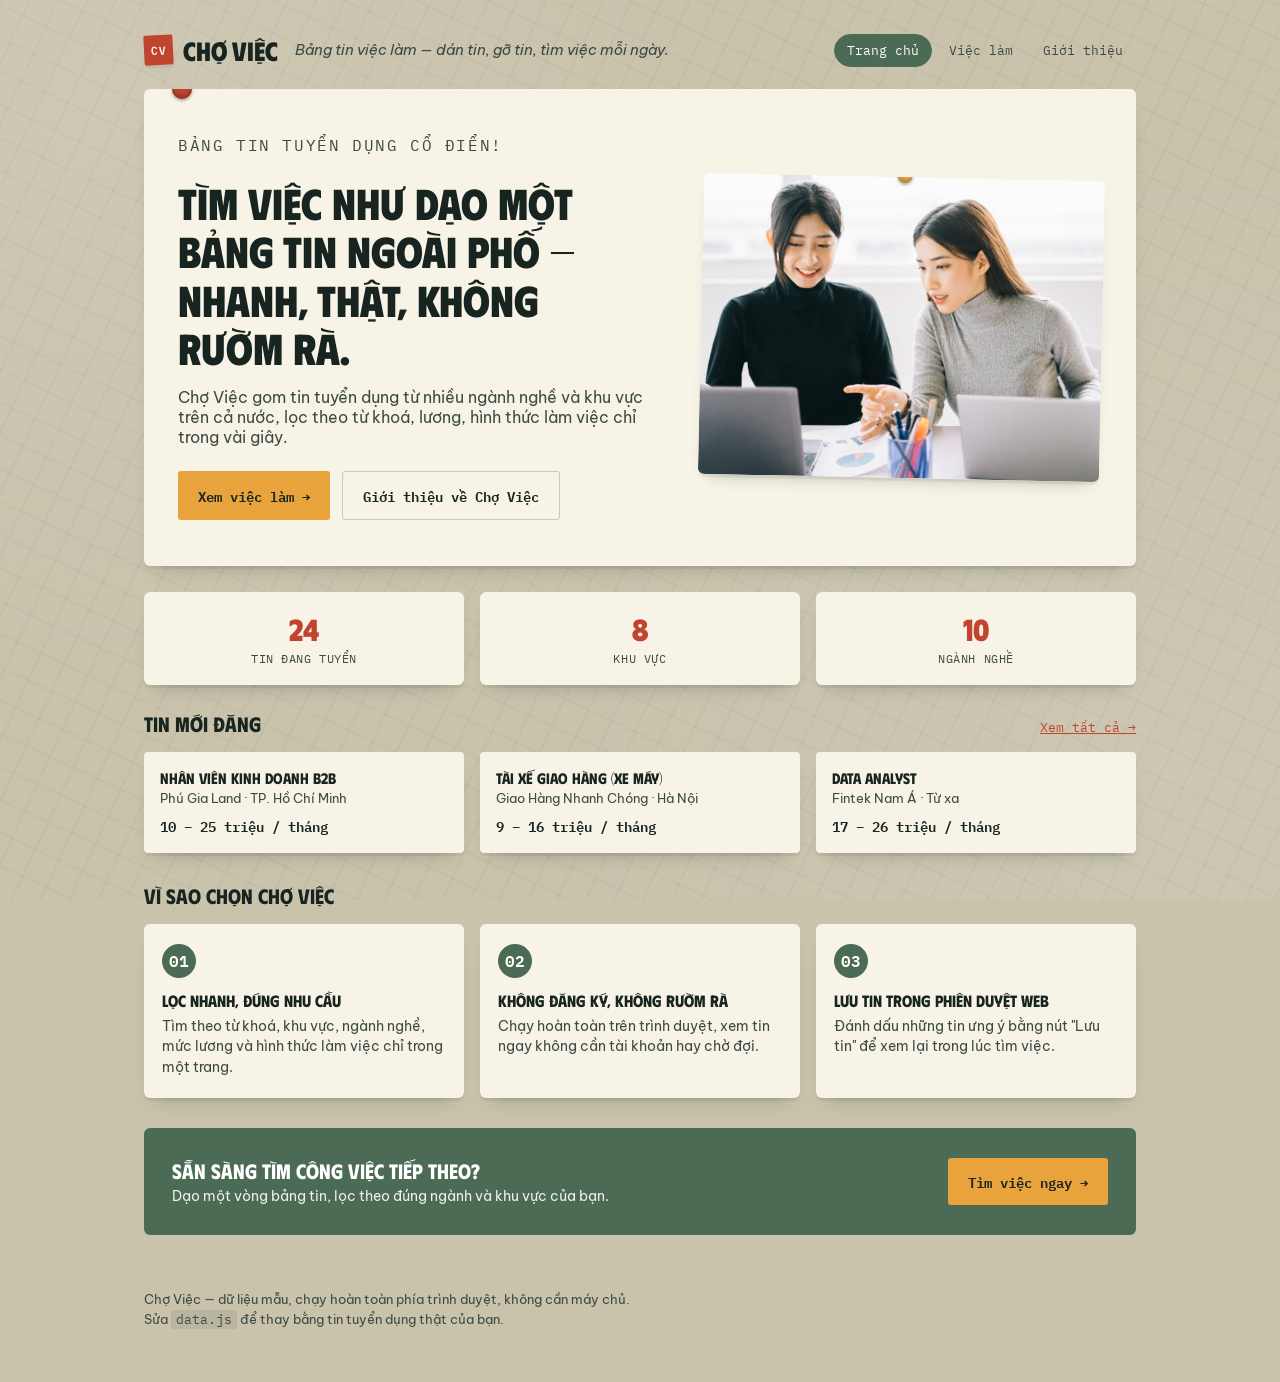
<file: index.html>
<!DOCTYPE html>
<html lang="vi">
<head>
<meta charset="UTF-8">
<meta name="viewport" content="width=device-width, initial-scale=1.0">
<title>Chợ Việc — Tìm việc làm nhanh, đơn giản</title>
<meta name="description" content="Chợ Việc: bảng tin tuyển dụng tìm việc làm nhanh, lọc theo ngành, khu vực, mức lương — như dạo một bảng tin tuyển dụng ngoài phố.">
<link rel="preconnect" href="https://fonts.googleapis.com">
<link href="https://fonts.googleapis.com/css2?family=Phudu:wght@500;700;800;900&family=IBM+Plex+Mono:wght@400;500;600&family=Be+Vietnam+Pro:wght@400;500;600;700&display=swap" rel="stylesheet">
<link rel="stylesheet" href="style.css">
</head>
<body>

<div class="board-bg" aria-hidden="true"></div>

<header class="site-head">
  <div class="wrap head-row">
    <a href="index.html" class="brand">
      <span class="brand-mark">CV</span>
      <span class="brand-text">Chợ Việc</span>
    </a>
    <p class="tagline">Bảng tin việc làm — dán tin, gỡ tin, tìm việc mỗi ngày.</p>
    <nav class="site-nav" aria-label="Điều hướng chính">
      <a href="index.html" aria-current="page">Trang chủ</a>
      <a href="viec-lam.html">Việc làm</a>
      <a href="gioi-thieu.html">Giới thiệu</a>
    </nav>
  </div>
</header>

<main class="wrap">

  <section class="hero">
    <div class="hero-copy">
      <p class="hero-kicker">Bảng tin tuyển dụng cổ điển!</p>
      <h1>Tìm việc như dạo một bảng tin ngoài phố — nhanh, thật, không rườm rà.</h1>
      <p>Chợ Việc gom tin tuyển dụng từ nhiều ngành nghề và khu vực trên cả nước, lọc theo từ khoá, lương, hình thức làm việc chỉ trong vài giây.</p>
      <div class="hero-actions">
        <a href="viec-lam.html" class="btn btn-primary">Xem việc làm →</a>
        <a href="gioi-thieu.html" class="btn btn-ghost">Giới thiệu về Chợ Việc</a>
      </div>
    </div>
    <div class="hero-photo">
      <img src="assets/hero2.png" alt="Hai người đang cùng xem việc làm trên laptop tại bàn làm việc" width="612" height="408" loading="eager">
    </div>
  </section>

  <div class="stat-strip" id="stat-strip">
    <div class="stat-card">
      <span class="stat-num" id="stat-jobs">—</span>
      <span class="stat-label">Tin đang tuyển</span>
    </div>
    <div class="stat-card">
      <span class="stat-num" id="stat-locations">—</span>
      <span class="stat-label">Khu vực</span>
    </div>
    <div class="stat-card">
      <span class="stat-num" id="stat-categories">—</span>
      <span class="stat-label">Ngành nghề</span>
    </div>
  </div>

  <div class="section-head">
    <h2>Tin mới đăng</h2>
    <a href="viec-lam.html">Xem tất cả →</a>
  </div>
  <div class="mini-board" id="mini-board"></div>

  <div class="section-head">
    <h2>Vì sao chọn Chợ Việc</h2>
  </div>
  <div class="feature-grid">
    <div class="feature-card">
      <div class="feature-icon">01</div>
      <h3>Lọc nhanh, đúng nhu cầu</h3>
      <p>Tìm theo từ khoá, khu vực, ngành nghề, mức lương và hình thức làm việc chỉ trong một trang.</p>
    </div>
    <div class="feature-card">
      <div class="feature-icon">02</div>
      <h3>Không đăng ký, không rườm rà</h3>
      <p>Chạy hoàn toàn trên trình duyệt, xem tin ngay không cần tài khoản hay chờ đợi.</p>
    </div>
    <div class="feature-card">
      <div class="feature-icon">03</div>
      <h3>Lưu tin trong phiên duyệt web</h3>
      <p>Đánh dấu những tin ưng ý bằng nút "Lưu tin" để xem lại trong lúc tìm việc.</p>
    </div>
  </div>

  <div class="cta-banner">
    <div>
      <h2>Sẵn sàng tìm công việc tiếp theo?</h2>
      <p>Dạo một vòng bảng tin, lọc theo đúng ngành và khu vực của bạn.</p>
    </div>
    <a href="viec-lam.html" class="btn btn-primary">Tìm việc ngay →</a>
  </div>

</main>

<footer class="site-foot">
  <div class="wrap foot-row">
    <p>Chợ Việc — dữ liệu mẫu, chạy hoàn toàn phía trình duyệt, không cần máy chủ.</p>
    <p class="foot-sub">Sửa <code>data.js</code> để thay bằng tin tuyển dụng thật của bạn.</p>
  </div>
</footer>

<script src="data.js"></script>
<script>
  (function () {
    "use strict";

    document.getElementById("stat-jobs").textContent = JOBS.length;
    document.getElementById("stat-locations").textContent = new Set(JOBS.map((j) => j.location)).size;
    document.getElementById("stat-categories").textContent = new Set(JOBS.map((j) => j.category)).size;

    function formatSalary(min, max) {
      return `${min} – ${max} triệu / tháng`;
    }

    const latest = JOBS.slice().sort((a, b) => a.postedDaysAgo - b.postedDaysAgo).slice(0, 3);
    const miniBoard = document.getElementById("mini-board");

    latest.forEach((job) => {
      const a = document.createElement("a");
      a.href = "viec-lam.html";
      a.className = "mini-card";
      a.innerHTML = `
        <h3 class="job-title">${job.title}</h3>
        <p class="job-company">${job.company} · ${job.location}</p>
        <p class="job-salary">${formatSalary(job.salaryMin, job.salaryMax)}</p>
      `;
      miniBoard.appendChild(a);
    });
  })();
</script>
</body>
</html>
</file>
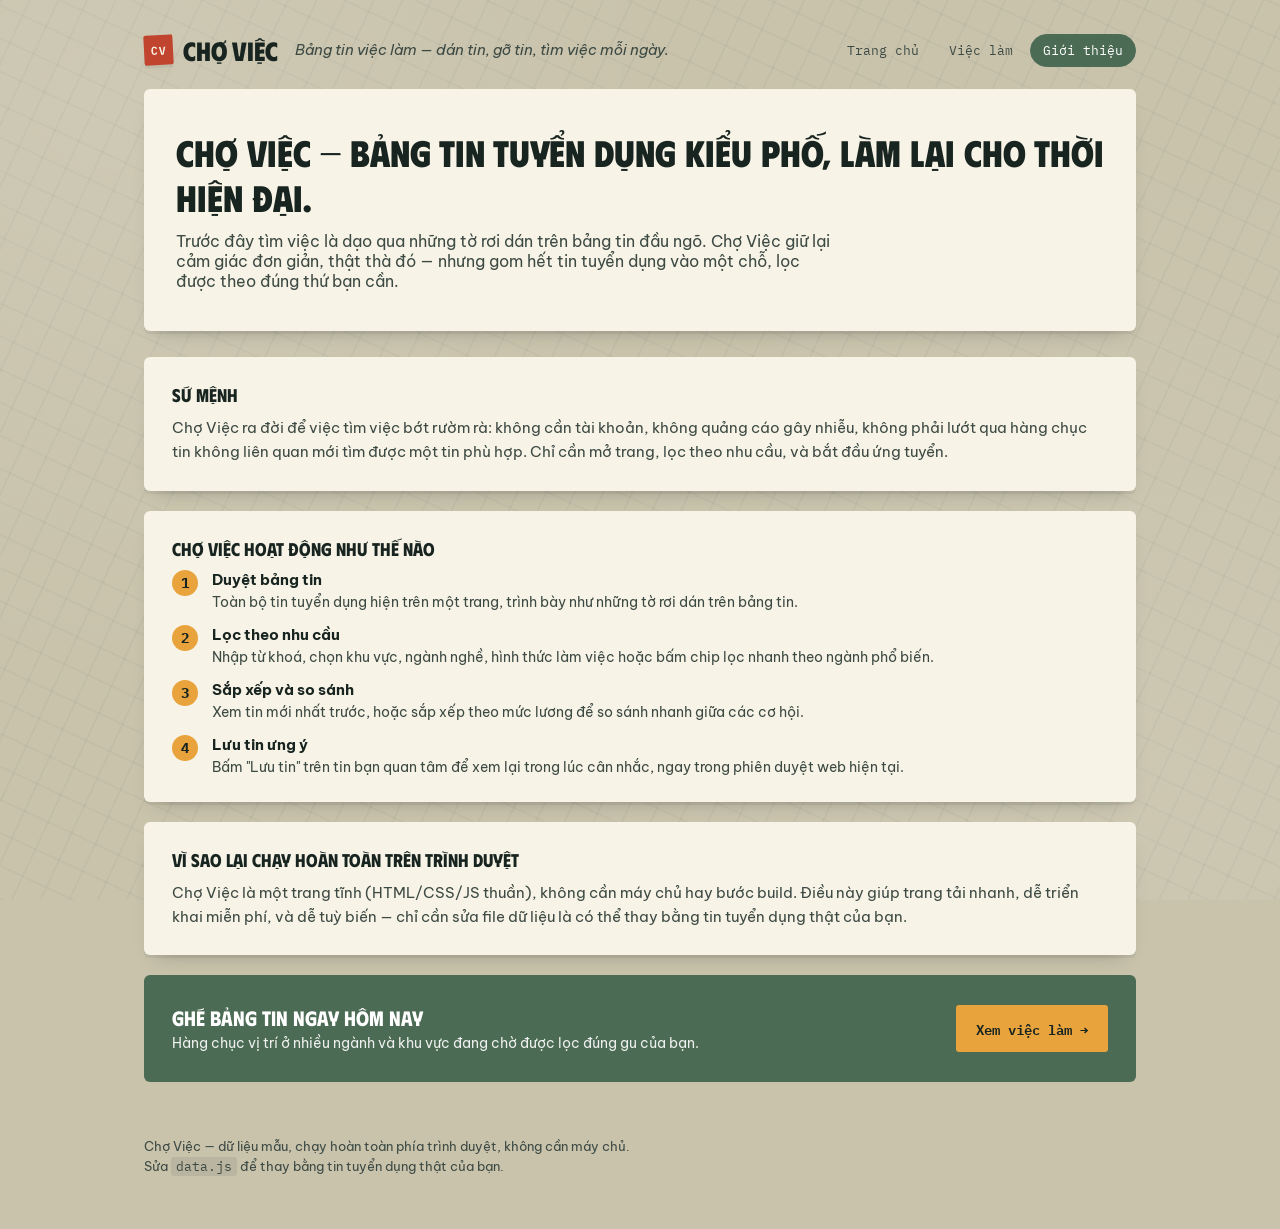
<file: gioi-thieu.html>
<!DOCTYPE html>
<html lang="vi">
<head>
<meta charset="UTF-8">
<meta name="viewport" content="width=device-width, initial-scale=1.0">
<title>Giới thiệu — Chợ Việc</title>
<meta name="description" content="Chợ Việc là gì, hoạt động ra sao và vì sao lại giống một bảng tin tuyển dụng dán ngoài phố.">
<link rel="preconnect" href="https://fonts.googleapis.com">
<link href="https://fonts.googleapis.com/css2?family=Phudu:wght@500;700;800;900&family=IBM+Plex+Mono:wght@400;500;600&family=Be+Vietnam+Pro:wght@400;500;600;700&display=swap" rel="stylesheet">
<link rel="stylesheet" href="style.css">
</head>
<body>

<div class="board-bg" aria-hidden="true"></div>

<header class="site-head">
  <div class="wrap head-row">
    <a href="index.html" class="brand">
      <span class="brand-mark">CV</span>
      <span class="brand-text">Chợ Việc</span>
    </a>
    <p class="tagline">Bảng tin việc làm — dán tin, gỡ tin, tìm việc mỗi ngày.</p>
    <nav class="site-nav" aria-label="Điều hướng chính">
      <a href="index.html">Trang chủ</a>
      <a href="viec-lam.html">Việc làm</a>
      <a href="gioi-thieu.html" aria-current="page">Giới thiệu</a>
    </nav>
  </div>
</header>

<main class="wrap">

  <section class="about-hero">
    <h1>Chợ Việc — bảng tin tuyển dụng kiểu phố, làm lại cho thời hiện đại.</h1>
    <p>Trước đây tìm việc là dạo qua những tờ rơi dán trên bảng tin đầu ngõ. Chợ Việc giữ lại cảm giác đơn giản, thật thà đó — nhưng gom hết tin tuyển dụng vào một chỗ, lọc được theo đúng thứ bạn cần.</p>
  </section>

  <section class="about-block">
    <h2>Sứ mệnh</h2>
    <p>Chợ Việc ra đời để việc tìm việc bớt rườm rà: không cần tài khoản, không quảng cáo gây nhiễu, không phải lướt qua hàng chục tin không liên quan mới tìm được một tin phù hợp. Chỉ cần mở trang, lọc theo nhu cầu, và bắt đầu ứng tuyển.</p>
  </section>

  <section class="about-block">
    <h2>Chợ Việc hoạt động như thế nào</h2>
    <ol class="step-list">
      <li>
        <div>
          <strong>Duyệt bảng tin</strong>
          <span>Toàn bộ tin tuyển dụng hiện trên một trang, trình bày như những tờ rơi dán trên bảng tin.</span>
        </div>
      </li>
      <li>
        <div>
          <strong>Lọc theo nhu cầu</strong>
          <span>Nhập từ khoá, chọn khu vực, ngành nghề, hình thức làm việc hoặc bấm chip lọc nhanh theo ngành phổ biến.</span>
        </div>
      </li>
      <li>
        <div>
          <strong>Sắp xếp và so sánh</strong>
          <span>Xem tin mới nhất trước, hoặc sắp xếp theo mức lương để so sánh nhanh giữa các cơ hội.</span>
        </div>
      </li>
      <li>
        <div>
          <strong>Lưu tin ưng ý</strong>
          <span>Bấm "Lưu tin" trên tin bạn quan tâm để xem lại trong lúc cân nhắc, ngay trong phiên duyệt web hiện tại.</span>
        </div>
      </li>
    </ol>
  </section>

  <section class="about-block">
    <h2>Vì sao lại chạy hoàn toàn trên trình duyệt</h2>
    <p>Chợ Việc là một trang tĩnh (HTML/CSS/JS thuần), không cần máy chủ hay bước build. Điều này giúp trang tải nhanh, dễ triển khai miễn phí, và dễ tuỳ biến — chỉ cần sửa file dữ liệu là có thể thay bằng tin tuyển dụng thật của bạn.</p>
  </section>

  <div class="cta-banner">
    <div>
      <h2>Ghé bảng tin ngay hôm nay</h2>
      <p>Hàng chục vị trí ở nhiều ngành và khu vực đang chờ được lọc đúng gu của bạn.</p>
    </div>
    <a href="viec-lam.html" class="btn btn-primary">Xem việc làm →</a>
  </div>

</main>

<footer class="site-foot">
  <div class="wrap foot-row">
    <p>Chợ Việc — dữ liệu mẫu, chạy hoàn toàn phía trình duyệt, không cần máy chủ.</p>
    <p class="foot-sub">Sửa <code>data.js</code> để thay bằng tin tuyển dụng thật của bạn.</p>
  </div>
</footer>

</body>
</html>
</file>
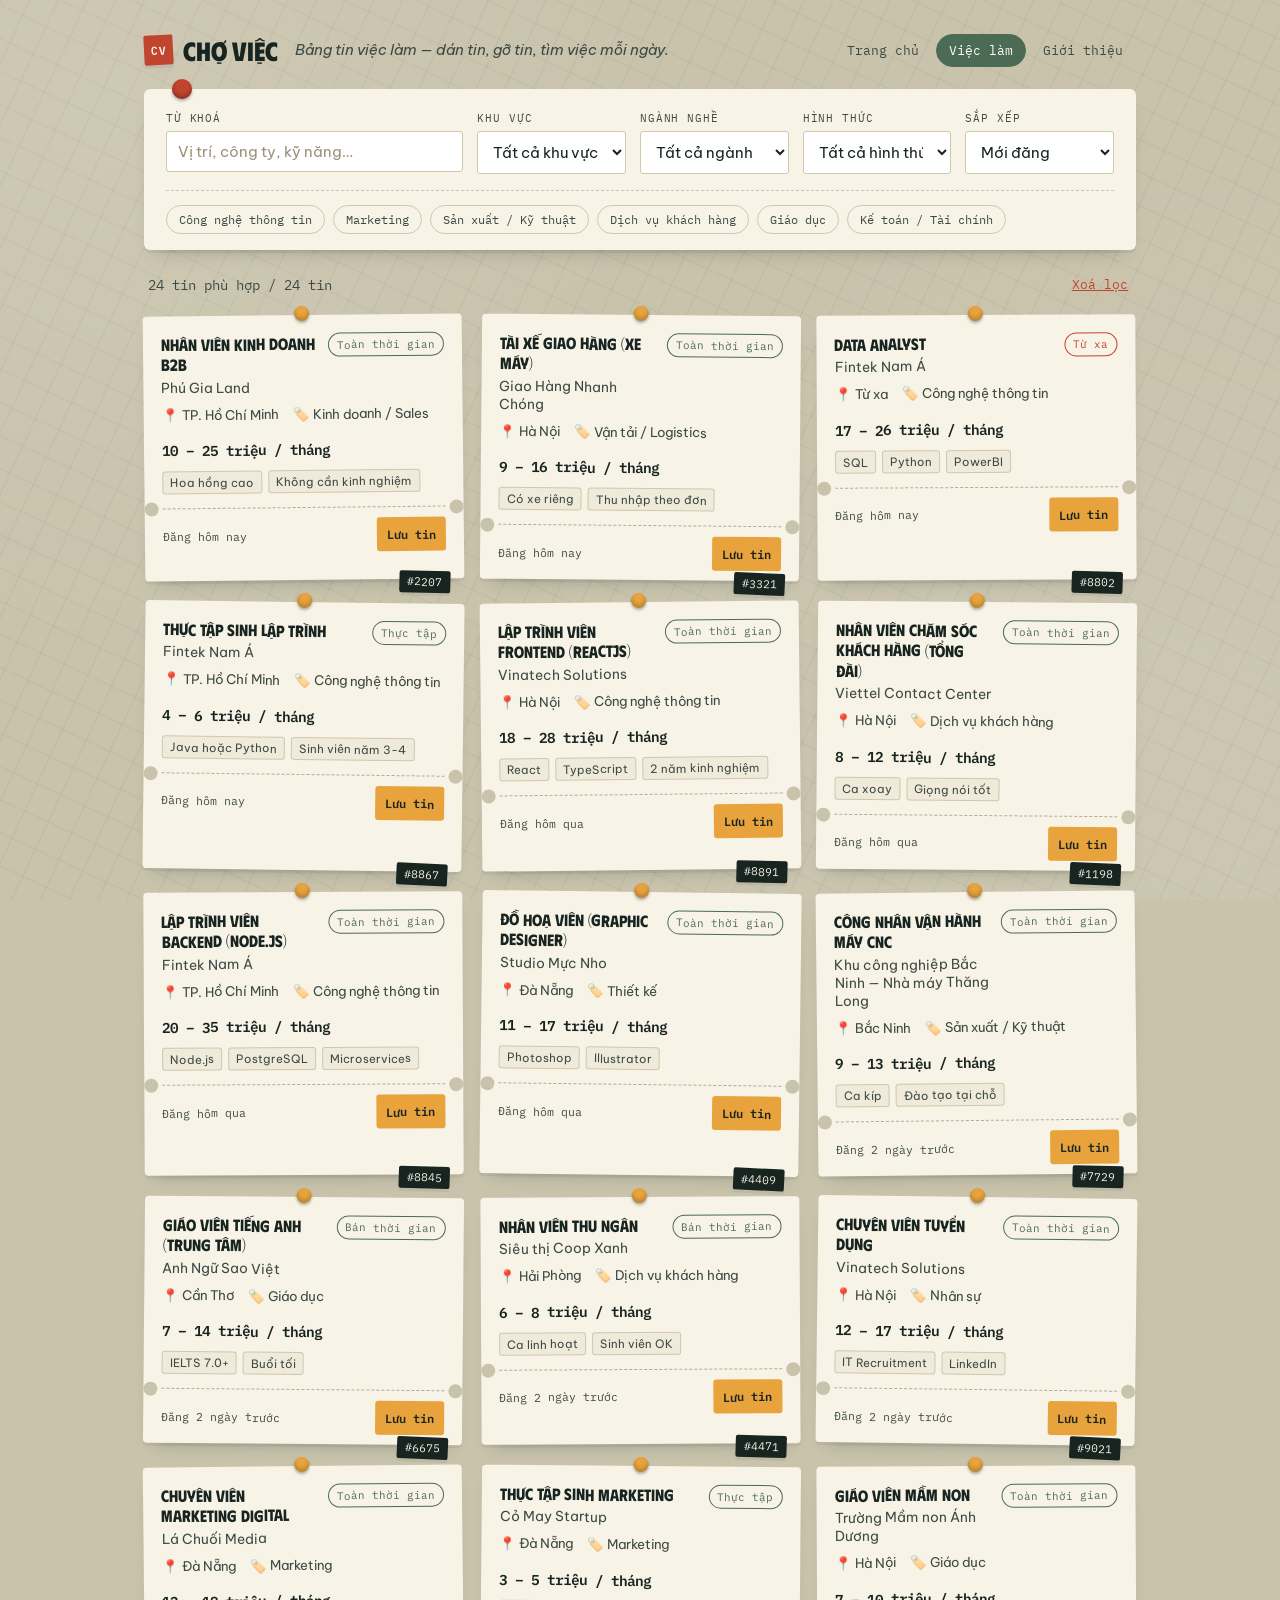
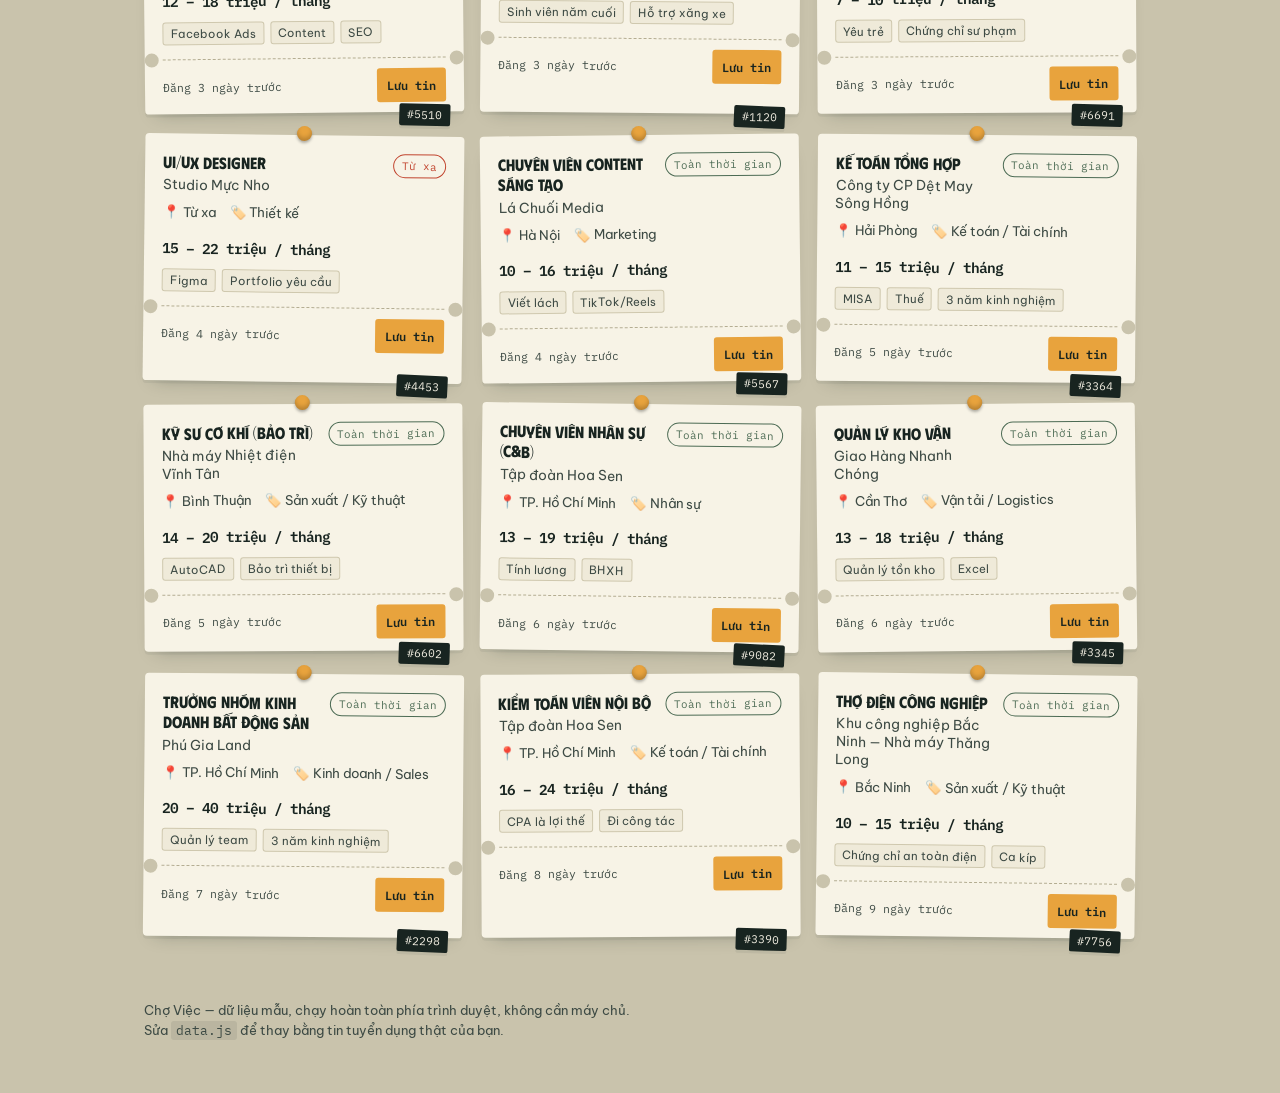
<file: viec-lam.html>
<!DOCTYPE html>
<html lang="vi">
<head>
<meta charset="UTF-8">
<meta name="viewport" content="width=device-width, initial-scale=1.0">
<title>Chợ Việc — Bảng tin tuyển dụng</title>
<meta name="description" content="Chợ Việc: tìm việc làm nhanh, lọc theo ngành, khu vực, mức lương — như dạo một bảng tin tuyển dụng ngoài phố.">
<link rel="preconnect" href="https://fonts.googleapis.com">
<link href="https://fonts.googleapis.com/css2?family=Phudu:wght@500;700;800;900&family=IBM+Plex+Mono:wght@400;500;600&family=Be+Vietnam+Pro:wght@400;500;600;700&display=swap" rel="stylesheet">
<link rel="stylesheet" href="style.css">
</head>
<body>

<div class="board-bg" aria-hidden="true"></div>

<header class="site-head">
  <div class="wrap head-row">
    <a href="index.html" class="brand">
      <span class="brand-mark">CV</span>
      <span class="brand-text">Chợ Việc</span>
    </a>
    <p class="tagline">Bảng tin việc làm — dán tin, gỡ tin, tìm việc mỗi ngày.</p>
    <nav class="site-nav" aria-label="Điều hướng chính">
      <a href="index.html">Trang chủ</a>
      <a href="viec-lam.html" aria-current="page">Việc làm</a>
      <a href="gioi-thieu.html">Giới thiệu</a>
    </nav>
  </div>
</header>

<main class="wrap">

  <section class="search-panel" aria-label="Tìm kiếm việc làm">
    <div class="search-panel-inner">
      <label class="field field-main">
        <span class="field-label">Từ khoá</span>
        <input type="text" id="q" placeholder="Vị trí, công ty, kỹ năng…" autocomplete="off">
      </label>

      <label class="field">
        <span class="field-label">Khu vực</span>
        <select id="location">
          <option value="">Tất cả khu vực</option>
        </select>
      </label>

      <label class="field">
        <span class="field-label">Ngành nghề</span>
        <select id="category">
          <option value="">Tất cả ngành</option>
        </select>
      </label>

      <label class="field">
        <span class="field-label">Hình thức</span>
        <select id="type">
          <option value="">Tất cả hình thức</option>
        </select>
      </label>

      <label class="field">
        <span class="field-label">Sắp xếp</span>
        <select id="sort">
          <option value="new">Mới đăng</option>
          <option value="salary-desc">Lương cao → thấp</option>
          <option value="salary-asc">Lương thấp → cao</option>
        </select>
      </label>
    </div>

    <div class="chip-row" id="chip-row" aria-label="Lọc nhanh"></div>
  </section>

  <div class="result-strip">
    <span id="result-count" class="result-count">— tin</span>
    <button id="clear-filters" class="text-btn" type="button">Xoá lọc</button>
  </div>

  <section class="board" id="board" aria-live="polite">
    <!-- job cards injected here -->
  </section>

  <p class="empty-state" id="empty-state" hidden>
    Không có tin nào khớp. Thử bỏ bớt bộ lọc hoặc đổi từ khoá xem sao.
  </p>

</main>

<footer class="site-foot">
  <div class="wrap foot-row">
    <p>Chợ Việc — dữ liệu mẫu, chạy hoàn toàn phía trình duyệt, không cần máy chủ.</p>
    <p class="foot-sub">Sửa <code>data.js</code> để thay bằng tin tuyển dụng thật của bạn.</p>
  </div>
</footer>

<script src="data.js"></script>
<script src="script.js"></script>
</body>
</html>
</file>
<file: style.css>
/* ===========================================================
   Chợ Việc — bảng tin tuyển dụng
   Token system
   Color   ink #182420, paper #E7E3D4, board #C9C3AC,
           amber #E8A33D, brick #C1442E, moss #4C6B54
   Type    Display: Archivo Black · Body: Inter · Utility: IBM Plex Mono
   Layout  corkboard field of slightly-rotated paper notices,
           each with a torn, tear-off code tab (street-flyer vernacular)
   =========================================================== */

:root {
  --ink: #182420;
  --ink-soft: #3d4a44;
  --paper: #EFEAD9;
  --paper-card: #F7F3E6;
  --board: #C9C3AC;
  --board-dark: #B4AD92;
  --amber: #E8A33D;
  --amber-dark: #C97F1F;
  --brick: #C1442E;
  --moss: #4C6B54;
  --line: #cfc8ae;
  --radius: 3px;
  --shadow: 0 3px 0 rgba(24, 36, 32, 0.06), 0 10px 18px -12px rgba(24, 36, 32, 0.35);
  --font-display: "Phudu", "Be Vietnam Pro", sans-serif;
  --font-body: "Be Vietnam Pro", system-ui, sans-serif;
  --font-mono: "IBM Plex Mono", ui-monospace, monospace;
}

* { box-sizing: border-box; }

html { scroll-behavior: smooth; }

body {
  margin: 0;
  font-family: var(--font-body);
  color: var(--ink);
  background: var(--board);
  min-height: 100vh;
  position: relative;
}

.board-bg {
  position: fixed;
  inset: 0;
  z-index: -1;
  background:
    radial-gradient(circle at 8% 12%, rgba(255,255,255,0.10), transparent 40%),
    radial-gradient(circle at 92% 85%, rgba(255,255,255,0.08), transparent 45%),
    repeating-linear-gradient(115deg, rgba(24,36,32,0.035) 0 2px, transparent 2px 26px),
    repeating-linear-gradient(25deg, rgba(24,36,32,0.03) 0 2px, transparent 2px 30px),
    var(--board);
}

a { color: inherit; }

.wrap {
  max-width: 1040px;
  margin: 0 auto;
  padding: 0 24px;
}

/* ---------- Header ---------- */

.site-head {
  padding: 34px 0 22px;
}

.head-row {
  display: flex;
  align-items: baseline;
  gap: 18px;
  flex-wrap: wrap;
}

.brand {
  display: inline-flex;
  align-items: center;
  gap: 10px;
  text-decoration: none;
  color: var(--ink);
}

.brand-mark {
  font-family: var(--font-mono);
  font-weight: 600;
  font-size: 0.72rem;
  background: var(--brick);
  color: var(--paper-card);
  padding: 5px 7px;
  border-radius: 2px;
  letter-spacing: 0.06em;
  transform: rotate(-3deg);
  box-shadow: var(--shadow);
}

.brand-text {
  font-family: var(--font-display);
  font-weight: 800;
  font-size: 1.65rem;
  letter-spacing: -0.01em;
}

.tagline {
  margin: 0;
  font-size: 0.92rem;
  color: var(--ink-soft);
  font-style: italic;
}

/* ---------- Nav ---------- */

.site-nav {
  display: flex;
  gap: 4px;
  margin-left: auto;
  flex-wrap: wrap;
}

.site-nav a {
  font-family: var(--font-mono);
  font-size: 0.8rem;
  text-decoration: none;
  color: var(--ink-soft);
  padding: 7px 12px;
  border-radius: 999px;
  border: 1.5px solid transparent;
  transition: background 0.15s ease, color 0.15s ease, border-color 0.15s ease;
}

.site-nav a:hover {
  border-color: var(--line);
  color: var(--ink);
}

.site-nav a[aria-current="page"] {
  background: var(--moss);
  border-color: var(--moss);
  color: #fff;
}

/* ---------- Search panel ---------- */

.search-panel {
  background: var(--paper-card);
  border-radius: 6px;
  padding: 22px 22px 16px;
  box-shadow: var(--shadow);
  margin-bottom: 22px;
  position: relative;
}

.search-panel::before {
  content: "";
  position: absolute;
  top: -10px;
  left: 28px;
  width: 20px;
  height: 20px;
  background: var(--brick);
  border-radius: 50%;
  box-shadow: 0 2px 3px rgba(0,0,0,0.3), inset 0 -3px 4px rgba(0,0,0,0.25);
}

.search-panel-inner {
  display: grid;
  grid-template-columns: 2fr 1fr 1fr 1fr 1fr;
  gap: 14px;
}

.field {
  display: flex;
  flex-direction: column;
  gap: 6px;
  min-width: 0;
}

.field-label {
  font-family: var(--font-mono);
  font-size: 0.68rem;
  text-transform: uppercase;
  letter-spacing: 0.08em;
  color: var(--ink-soft);
}

.field input,
.field select {
  font-family: var(--font-body);
  font-size: 0.95rem;
  padding: 10px 11px;
  border: 1.5px solid var(--line);
  border-radius: var(--radius);
  background: #fff;
  color: var(--ink);
  width: 100%;
}

.field input:focus-visible,
.field select:focus-visible,
.chip:focus-visible,
.text-btn:focus-visible,
.job-toggle:focus-visible,
.tear-btn:focus-visible {
  outline: 3px solid var(--amber-dark);
  outline-offset: 2px;
}

.field input::placeholder { color: #9a927a; }

.chip-row {
  display: flex;
  flex-wrap: wrap;
  gap: 8px;
  margin-top: 16px;
  padding-top: 14px;
  border-top: 1px dashed var(--line);
}

.chip {
  font-family: var(--font-mono);
  font-size: 0.76rem;
  padding: 6px 12px;
  border-radius: 999px;
  border: 1.5px solid var(--line);
  background: transparent;
  color: var(--ink-soft);
  cursor: pointer;
  transition: background 0.15s ease, color 0.15s ease, border-color 0.15s ease;
}

.chip:hover { border-color: var(--moss); color: var(--moss); }

.chip[aria-pressed="true"] {
  background: var(--moss);
  border-color: var(--moss);
  color: #fff;
}

/* ---------- Result strip ---------- */

.result-strip {
  display: flex;
  align-items: center;
  justify-content: space-between;
  margin-bottom: 18px;
  padding: 0 4px;
}

.result-count {
  font-family: var(--font-mono);
  font-size: 0.85rem;
  color: var(--ink-soft);
}

.text-btn {
  font-family: var(--font-mono);
  font-size: 0.8rem;
  background: none;
  border: none;
  color: var(--brick);
  text-decoration: underline;
  cursor: pointer;
  padding: 4px;
}

/* ---------- Board of cards ---------- */

.board {
  display: grid;
  grid-template-columns: repeat(auto-fill, minmax(300px, 1fr));
  gap: 22px 18px;
  padding-bottom: 40px;
}

.job-card {
  background: var(--paper-card);
  border-radius: 4px;
  box-shadow: var(--shadow);
  position: relative;
  padding: 18px 18px 0;
  transform: rotate(var(--tilt, 0deg));
  transition: transform 0.18s ease;
}

.job-card:hover,
.job-card:focus-within {
  transform: rotate(0deg) translateY(-2px);
}

.job-card:nth-child(4n+1) { --tilt: -0.6deg; }
.job-card:nth-child(4n+2) { --tilt: 0.5deg; }
.job-card:nth-child(4n+3) { --tilt: -0.3deg; }
.job-card:nth-child(4n+4) { --tilt: 0.7deg; }

.pin {
  position: absolute;
  top: -9px;
  left: 50%;
  transform: translateX(-50%);
  width: 15px;
  height: 15px;
  border-radius: 50%;
  background: var(--amber);
  box-shadow: 0 2px 3px rgba(0,0,0,0.3), inset 0 -3px 4px rgba(0,0,0,0.2);
}

.job-card-head {
  display: flex;
  justify-content: space-between;
  align-items: flex-start;
  gap: 10px;
  margin-bottom: 10px;
}

.job-title {
  font-family: var(--font-display);
  font-weight: 700;
  font-size: 1.02rem;
  line-height: 1.25;
  margin: 0 0 4px;
}

.job-company {
  font-size: 0.86rem;
  color: var(--ink-soft);
  margin: 0;
}

.job-badge {
  font-family: var(--font-mono);
  font-size: 0.68rem;
  white-space: nowrap;
  padding: 4px 8px;
  border-radius: 999px;
  border: 1.5px solid var(--moss);
  color: var(--moss);
  flex-shrink: 0;
}

.job-badge.remote { border-color: var(--brick); color: var(--brick); }

.job-meta {
  display: flex;
  flex-wrap: wrap;
  gap: 8px 14px;
  font-size: 0.83rem;
  color: var(--ink-soft);
  margin-bottom: 10px;
}

.job-meta span { display: inline-flex; align-items: center; gap: 5px; }

.job-salary {
  font-family: var(--font-mono);
  font-weight: 600;
  color: var(--ink);
  font-size: 0.9rem;
  margin-bottom: 10px;
}

.job-tags {
  display: flex;
  flex-wrap: wrap;
  gap: 6px;
  margin-bottom: 14px;
}

.job-tags span {
  font-size: 0.72rem;
  background: var(--paper);
  border: 1px solid var(--line);
  border-radius: 3px;
  padding: 3px 7px;
  color: var(--ink-soft);
}

/* Tear-off strip — vernacular of street-post flyers with cut phone tabs */

.tear-strip {
  border-top: 1px dashed var(--board-dark);
  position: relative;
  display: flex;
  align-items: center;
  justify-content: space-between;
  padding: 10px 0;
  margin-top: 4px;
}

.tear-strip::before,
.tear-strip::after {
  content: "";
  position: absolute;
  top: -7px;
  width: 14px;
  height: 14px;
  background: var(--board);
  border-radius: 50%;
}
.tear-strip::before { left: -18px; }
.tear-strip::after { right: -18px; }

.posted-note {
  font-family: var(--font-mono);
  font-size: 0.72rem;
  color: var(--ink-soft);
}

.tear-btn {
  font-family: var(--font-mono);
  font-size: 0.75rem;
  font-weight: 600;
  background: var(--amber);
  color: var(--ink);
  border: none;
  border-radius: 3px;
  padding: 7px 10px;
  cursor: pointer;
  writing-mode: horizontal-tb;
}

.tear-btn:hover { background: var(--amber-dark); color: #fff; }

.code-tab {
  position: absolute;
  bottom: -14px;
  right: 14px;
  background: var(--ink);
  color: var(--paper-card);
  font-family: var(--font-mono);
  font-size: 0.7rem;
  padding: 4px 8px;
  border-radius: 2px;
  transform: rotate(2deg);
  box-shadow: var(--shadow);
}

/* ---------- Empty state ---------- */

.empty-state {
  text-align: center;
  font-family: var(--font-mono);
  color: var(--ink-soft);
  padding: 50px 20px;
  background: var(--paper-card);
  border-radius: 6px;
  box-shadow: var(--shadow);
}

/* ---------- Hero (home page) ---------- */

.hero {
  background: var(--paper-card);
  border-radius: 6px;
  box-shadow: var(--shadow);
  padding: 46px 34px;
  margin-bottom: 26px;
  position: relative;
  overflow: hidden;
  display: grid;
  grid-template-columns: 1.1fr 0.9fr;
  gap: 32px;
  align-items: center;
}

.hero-copy { min-width: 0; }

.hero-photo {
  position: relative;
  border-radius: 6px;
  overflow: hidden;
  box-shadow: var(--shadow);
  transform: rotate(1.2deg);
  aspect-ratio: 4 / 3;
}

.hero-photo img {
  width: 100%;
  height: 100%;
  object-fit: cover;
  display: block;
}

.hero-photo::after {
  content: "";
  position: absolute;
  top: -9px;
  left: 50%;
  transform: translateX(-50%);
  width: 15px;
  height: 15px;
  border-radius: 50%;
  background: var(--amber);
  box-shadow: 0 2px 3px rgba(0,0,0,0.3), inset 0 -3px 4px rgba(0,0,0,0.2);
}

.hero::before {
  content: "";
  position: absolute;
  top: -10px;
  left: 28px;
  width: 20px;
  height: 20px;
  background: var(--brick);
  border-radius: 50%;
  box-shadow: 0 2px 3px rgba(0,0,0,0.3), inset 0 -3px 4px rgba(0,0,0,0.25);
}

.hero-kicker {
  font-family: var(--font-mono);
  font-size: 0.74rem;
  letter-spacing: 0.1em;
  text-transform: uppercase;
  color: var(--brick);
  margin: 0 0 12px;
}

.hero h1 {
  font-family: var(--font-display);
  font-weight: 800;
  font-size: clamp(1.9rem, 4vw, 2.7rem);
  line-height: 1.12;
  margin: 0 0 14px;
  max-width: 18ch;
}

.hero p {
  font-size: 1rem;
  color: var(--ink-soft);
  max-width: 52ch;
  margin: 0 0 24px;
}

.hero-actions {
  display: flex;
  flex-wrap: wrap;
  gap: 12px;
}

.btn {
  font-family: var(--font-mono);
  font-size: 0.85rem;
  font-weight: 600;
  text-decoration: none;
  padding: 12px 20px;
  border-radius: 3px;
  display: inline-flex;
  align-items: center;
  gap: 8px;
  transition: background 0.15s ease, color 0.15s ease, transform 0.12s ease;
}

.btn-primary { background: var(--amber); color: var(--ink); }
.btn-primary:hover { background: var(--amber-dark); color: #fff; transform: translateY(-1px); }

.btn-ghost { background: transparent; border: 1.5px solid var(--line); color: var(--ink); }
.btn-ghost:hover { border-color: var(--moss); color: var(--moss); }

/* ---------- Stat strip ---------- */

.stat-strip {
  display: grid;
  grid-template-columns: repeat(3, 1fr);
  gap: 16px;
  margin-bottom: 26px;
}

.stat-card {
  background: var(--paper-card);
  border-radius: 6px;
  box-shadow: var(--shadow);
  padding: 18px 16px;
  text-align: center;
}

.stat-num {
  font-family: var(--font-display);
  font-weight: 800;
  font-size: 1.9rem;
  color: var(--brick);
  display: block;
}

.stat-label {
  font-family: var(--font-mono);
  font-size: 0.72rem;
  color: var(--ink-soft);
  text-transform: uppercase;
  letter-spacing: 0.05em;
}

/* ---------- Section heading ---------- */

.section-head {
  display: flex;
  align-items: baseline;
  justify-content: space-between;
  gap: 12px;
  margin: 8px 0 16px;
}

.section-head h2 {
  font-family: var(--font-display);
  font-weight: 700;
  font-size: 1.3rem;
  margin: 0;
}

.section-head a {
  font-family: var(--font-mono);
  font-size: 0.8rem;
  color: var(--brick);
  text-decoration: underline;
  white-space: nowrap;
}

/* ---------- Feature grid ---------- */

.feature-grid {
  display: grid;
  grid-template-columns: repeat(3, 1fr);
  gap: 16px;
  margin-bottom: 30px;
}

.feature-card {
  background: var(--paper-card);
  border-radius: 6px;
  box-shadow: var(--shadow);
  padding: 20px 18px;
}

.feature-icon {
  width: 34px;
  height: 34px;
  border-radius: 50%;
  background: var(--moss);
  color: #fff;
  display: flex;
  align-items: center;
  justify-content: center;
  font-family: var(--font-mono);
  font-weight: 600;
  margin-bottom: 12px;
}

.feature-card h3 {
  font-family: var(--font-display);
  font-size: 1.02rem;
  margin: 0 0 6px;
}

.feature-card p {
  font-size: 0.87rem;
  color: var(--ink-soft);
  margin: 0;
  line-height: 1.5;
}

/* ---------- Mini job cards (home preview) ---------- */

.mini-board {
  display: grid;
  grid-template-columns: repeat(auto-fill, minmax(260px, 1fr));
  gap: 16px;
  margin-bottom: 30px;
}

.mini-card {
  background: var(--paper-card);
  border-radius: 4px;
  box-shadow: var(--shadow);
  padding: 16px;
  text-decoration: none;
  color: inherit;
  display: block;
  transition: transform 0.15s ease;
}

.mini-card:hover { transform: translateY(-2px); }

.mini-card .job-title {
  font-size: 0.95rem;
  margin-bottom: 3px;
}

.mini-card .job-company {
  font-size: 0.82rem;
}

.mini-card .job-salary {
  margin-top: 8px;
  margin-bottom: 0;
  font-size: 0.85rem;
}

/* ---------- CTA banner ---------- */

.cta-banner {
  background: var(--moss);
  color: #fff;
  border-radius: 6px;
  padding: 30px 28px;
  display: flex;
  align-items: center;
  justify-content: space-between;
  gap: 16px;
  flex-wrap: wrap;
  margin-bottom: 30px;
}

.cta-banner h2 {
  font-family: var(--font-display);
  font-size: 1.3rem;
  margin: 0 0 4px;
}

.cta-banner p {
  margin: 0;
  font-size: 0.88rem;
  opacity: 0.9;
}

.cta-banner .btn-primary { background: var(--amber); color: var(--ink); }

/* ---------- About page ---------- */

.about-hero {
  background: var(--paper-card);
  border-radius: 6px;
  box-shadow: var(--shadow);
  padding: 40px 32px;
  margin-bottom: 26px;
}

.about-hero h1 {
  font-family: var(--font-display);
  font-weight: 800;
  font-size: clamp(1.7rem, 3.6vw, 2.3rem);
  margin: 0 0 12px;
}

.about-hero p {
  font-size: 1rem;
  color: var(--ink-soft);
  max-width: 60ch;
  margin: 0;
}

.about-block {
  background: var(--paper-card);
  border-radius: 6px;
  box-shadow: var(--shadow);
  padding: 26px 28px;
  margin-bottom: 20px;
}

.about-block h2 {
  font-family: var(--font-display);
  font-size: 1.15rem;
  margin: 0 0 10px;
}

.about-block p {
  font-size: 0.92rem;
  color: var(--ink-soft);
  line-height: 1.65;
  margin: 0 0 10px;
}

.about-block p:last-child { margin-bottom: 0; }

.step-list {
  list-style: none;
  margin: 0;
  padding: 0;
  counter-reset: step;
  display: grid;
  gap: 14px;
}

.step-list li {
  counter-increment: step;
  display: flex;
  gap: 14px;
  align-items: flex-start;
}

.step-list li::before {
  content: counter(step);
  font-family: var(--font-mono);
  font-weight: 700;
  font-size: 0.85rem;
  background: var(--amber);
  color: var(--ink);
  width: 26px;
  height: 26px;
  flex-shrink: 0;
  border-radius: 50%;
  display: flex;
  align-items: center;
  justify-content: center;
}

.step-list strong { display: block; font-size: 0.94rem; margin-bottom: 2px; }
.step-list span { font-size: 0.86rem; color: var(--ink-soft); }

/* ---------- Footer ---------- */

.site-foot {
  padding: 26px 0 50px;
}

.foot-row p {
  margin: 0 0 4px;
  font-size: 0.8rem;
  color: var(--ink-soft);
}

.foot-sub code {
  font-family: var(--font-mono);
  background: rgba(24,36,32,0.08);
  padding: 1px 5px;
  border-radius: 3px;
}

/* ---------- Responsive ---------- */

@media (max-width: 860px) {
  .search-panel-inner {
    grid-template-columns: 1fr 1fr;
  }
  .field-main { grid-column: 1 / -1; }
  .stat-strip, .feature-grid { grid-template-columns: 1fr 1fr; }
}

@media (max-width: 520px) {
  .wrap { padding: 0 16px; }
  .search-panel-inner { grid-template-columns: 1fr; }
  .brand-text { font-size: 1.4rem; }
  .board { grid-template-columns: 1fr; }
  .head-row { flex-direction: column; align-items: flex-start; }
  .site-nav { margin-left: 0; }
  .hero, .about-hero, .about-block { padding: 26px 20px; }
  .hero { grid-template-columns: 1fr; }
  .hero-photo { order: -1; aspect-ratio: 16 / 9; }
  .stat-strip, .feature-grid { grid-template-columns: 1fr; }
  .cta-banner { flex-direction: column; align-items: flex-start; }
}

@media (prefers-reduced-motion: reduce) {
  html { scroll-behavior: auto; }
  .job-card, .chip { transition: none; }
}
</file>
